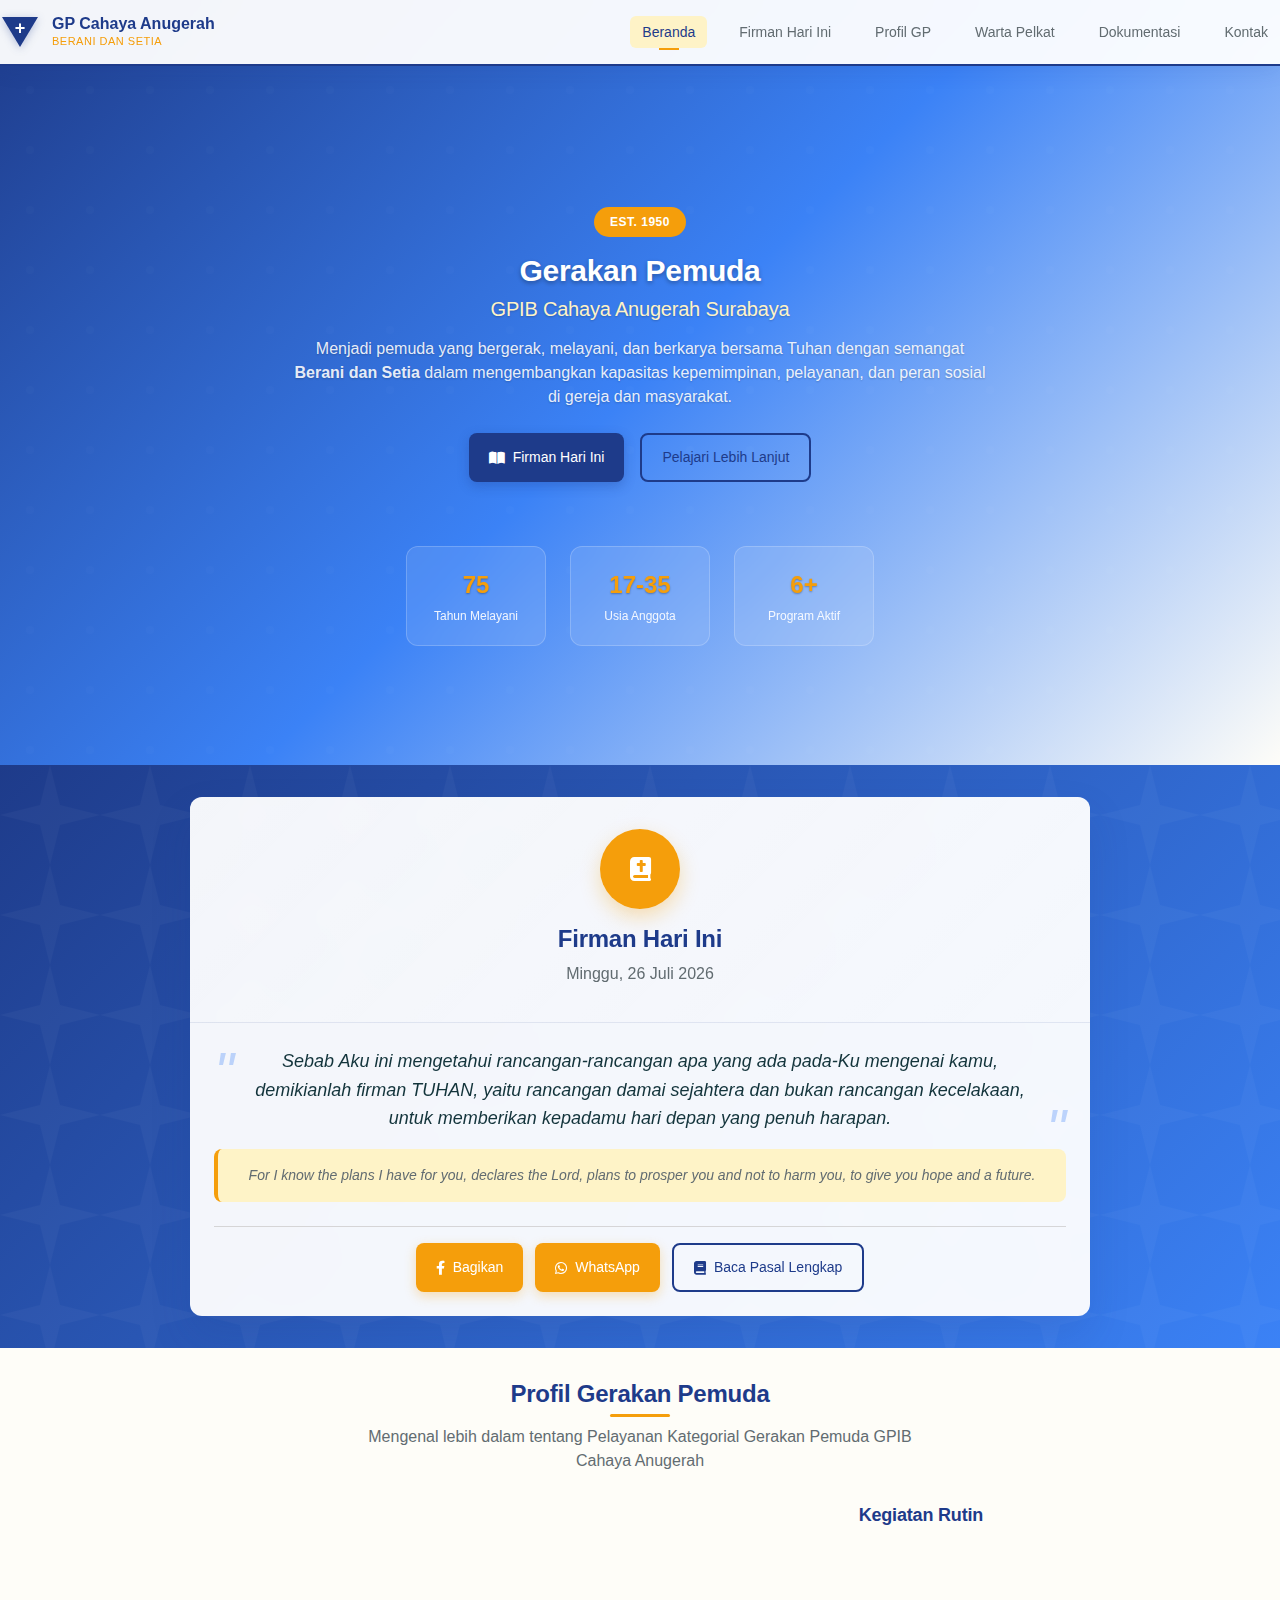
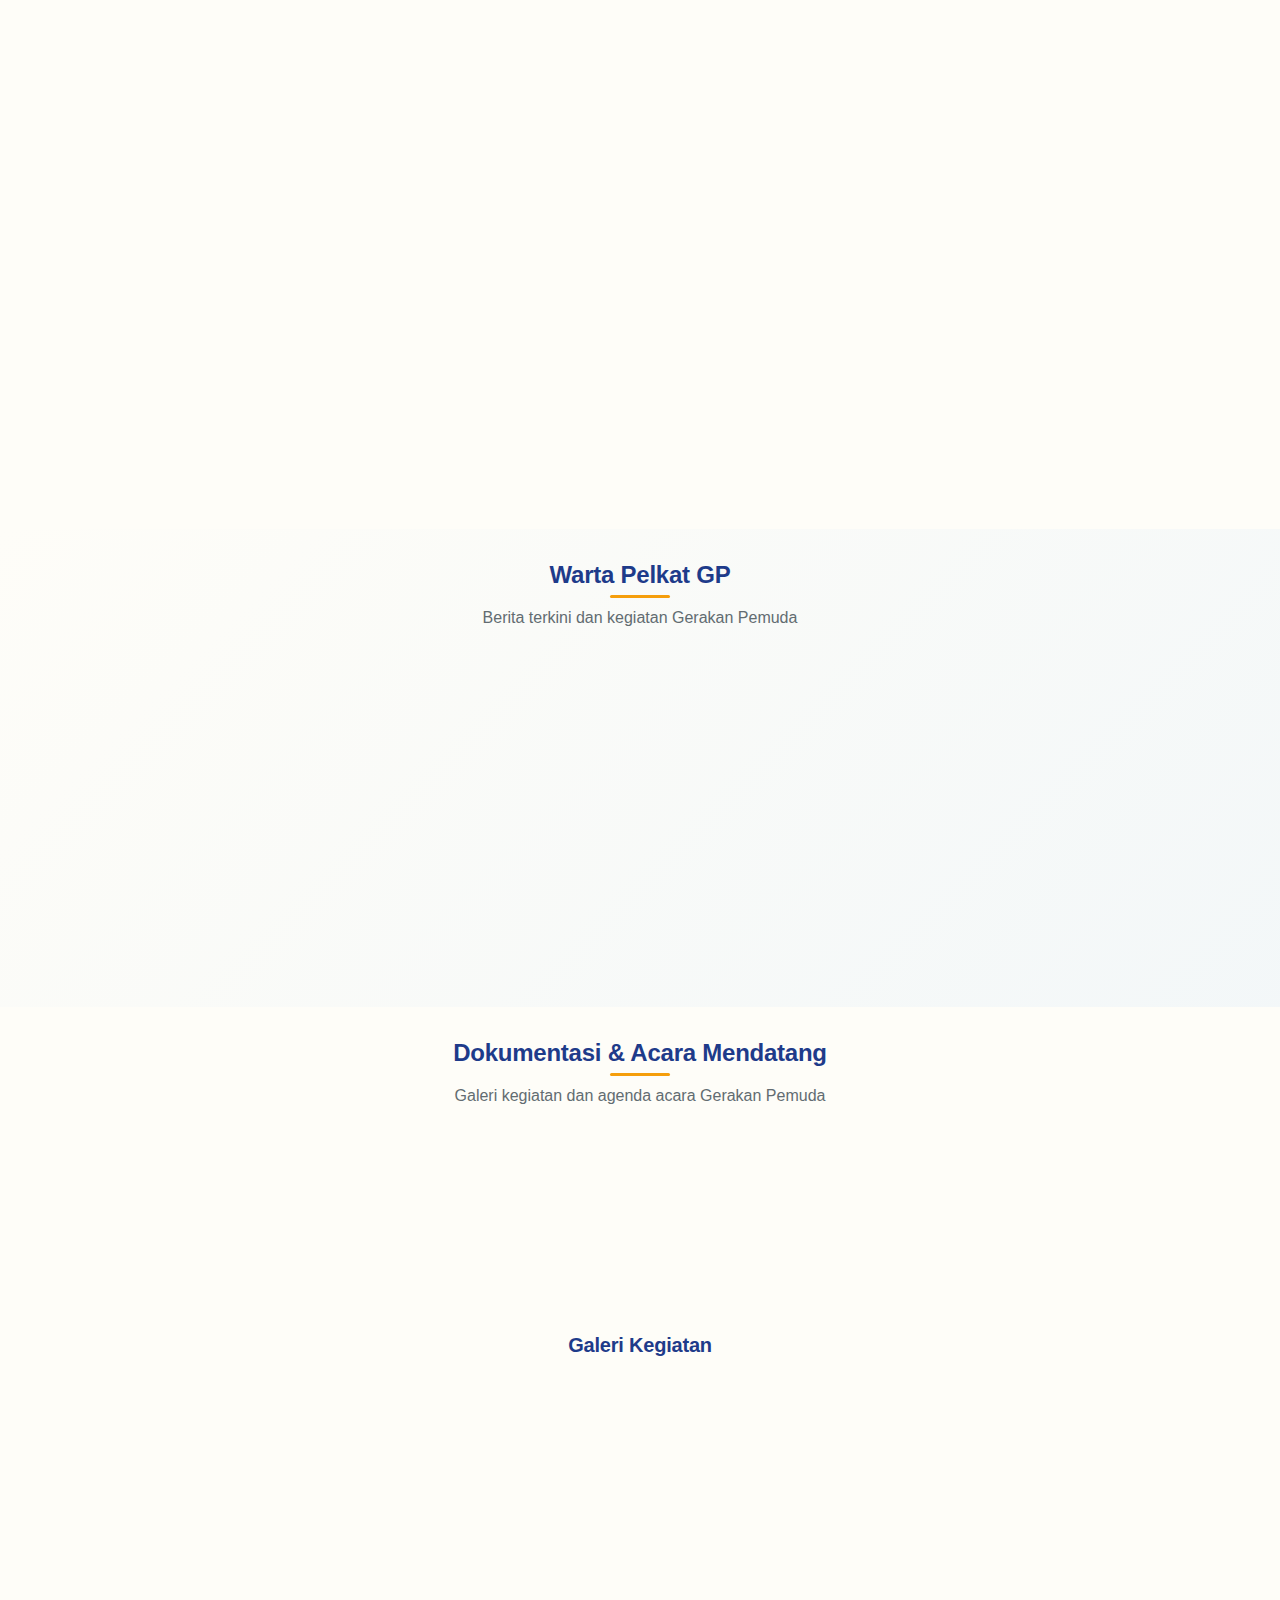
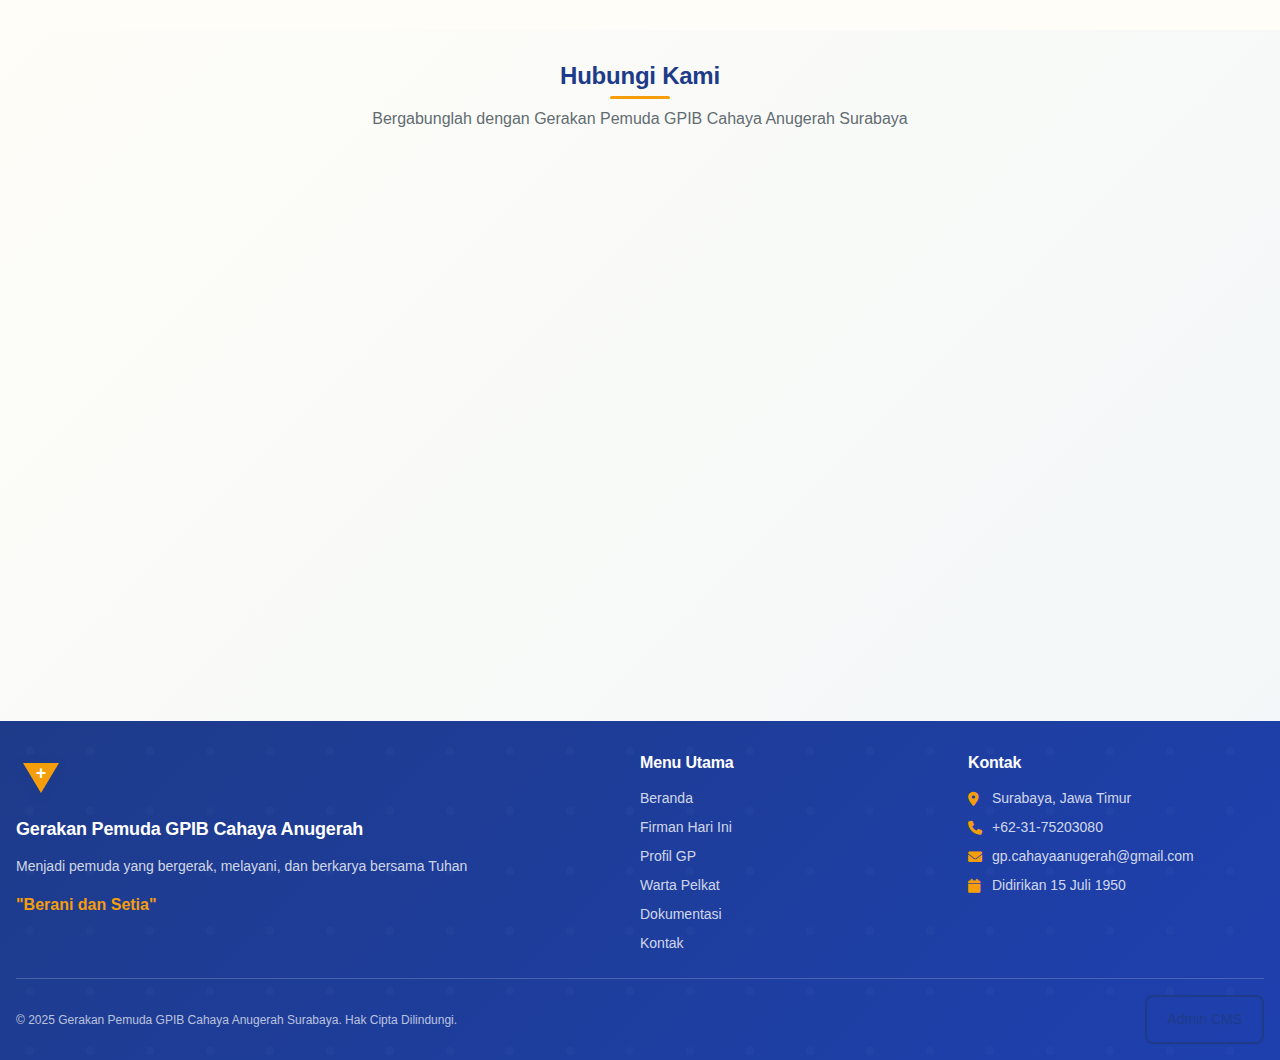
<file: index.html>
<!DOCTYPE html>
<html lang="id">
<head>
    <meta charset="UTF-8">
    <meta name="viewport" content="width=device-width, initial-scale=1.0">
    <title>Gerakan Pemuda GPIB Cahaya Anugerah Surabaya</title>
    <link rel="stylesheet" href="style.css">
    <link href="https://cdnjs.cloudflare.com/ajax/libs/font-awesome/6.0.0/css/all.min.css" rel="stylesheet">
    <script src="https://identity.netlify.com/v1/netlify-identity-widget.js"></script>
</head>
<body>
    <!-- Header -->
    <header class="header">
        <nav class="nav container">
            <div class="nav__brand">
                <div class="nav__logo">
                    <div class="logo__triangle"></div>
                    <div class="logo__cross">+</div>
                </div>
                <div class="nav__text">
                    <span class="nav__title">GP Cahaya Anugerah</span>
                    <span class="nav__subtitle">Berani dan Setia</span>
                </div>
            </div>
            <div class="nav__menu" id="nav-menu">
                <ul class="nav__list">
                    <li class="nav__item">
                        <a href="#home" class="nav__link active">Beranda</a>
                    </li>
                    <li class="nav__item">
                        <a href="#verse" class="nav__link">Firman Hari Ini</a>
                    </li>
                    <li class="nav__item">
                        <a href="#profil" class="nav__link">Profil GP</a>
                    </li>
                    <li class="nav__item">
                        <a href="#warta" class="nav__link">Warta Pelkat</a>
                    </li>
                    <li class="nav__item">
                        <a href="#dokumentasi" class="nav__link">Dokumentasi</a>
                    </li>
                    <li class="nav__item">
                        <a href="#kontak" class="nav__link">Kontak</a>
                    </li>
                </ul>
            </div>
            <div class="nav__toggle" id="nav-toggle">
                <i class="fas fa-bars"></i>
            </div>
        </nav>
    </header>

    <!-- Main Content -->
    <main>
        <!-- Home Section -->
        <section id="home" class="hero">
            <div class="hero__container container">
                <div class="hero__content">
                    <div class="hero__badge">
                        <span class="badge">Est. 1950</span>
                    </div>
                    <h1 class="hero__title">Gerakan Pemuda</h1>
                    <h2 class="hero__subtitle">GPIB Cahaya Anugerah Surabaya</h2>
                    <p class="hero__description">
                        Menjadi pemuda yang bergerak, melayani, dan berkarya bersama Tuhan dengan semangat <strong>Berani dan Setia</strong> dalam mengembangkan kapasitas kepemimpinan, pelayanan, dan peran sosial di gereja dan masyarakat.
                    </p>
                    <div class="hero__buttons">
                        <a href="#verse" class="btn btn--primary">
                            <i class="fas fa-book-open"></i>
                            Firman Hari Ini
                        </a>
                        <a href="#profil" class="btn btn--outline">Pelajari Lebih Lanjut</a>
                    </div>
                </div>
                <div class="hero__stats">
                    <div class="stat">
                        <span class="stat__number">75</span>
                        <span class="stat__label">Tahun Melayani</span>
                    </div>
                    <div class="stat">
                        <span class="stat__number">17-35</span>
                        <span class="stat__label">Usia Anggota</span>
                    </div>
                    <div class="stat">
                        <span class="stat__number">6+</span>
                        <span class="stat__label">Program Aktif</span>
                    </div>
                </div>
            </div>
        </section>

        <!-- Verse of the Day Section -->
        <section id="verse" class="verse-section">
            <div class="container">
                <div class="verse__container">
                    <div class="verse__header">
                        <div class="verse__icon">
                            <i class="fas fa-bible"></i>
                        </div>
                        <h2 class="verse__title">Firman Hari Ini</h2>
                        <p class="verse__date" id="current-date"></p>
                    </div>
                    <div class="verse__content">
                        <div class="verse__text">
                            <blockquote class="verse__quote" id="verse-indonesian">
                                <!-- Verse will be loaded by JavaScript -->
                            </blockquote>
                            <div class="verse__translation">
                                <p class="verse__english" id="verse-english">
                                    <!-- English translation will be loaded by JavaScript -->
                                </p>
                            </div>
                            <cite class="verse__reference" id="verse-reference">
                                <!-- Reference will be loaded by JavaScript -->
                            </cite>
                        </div>
                        <div class="verse__actions">
                            <button class="btn btn--secondary btn--sm share-btn" data-share="facebook">
                                <i class="fab fa-facebook-f"></i>
                                Bagikan
                            </button>
                            <button class="btn btn--secondary btn--sm share-btn" data-share="whatsapp">
                                <i class="fab fa-whatsapp"></i>
                                WhatsApp
                            </button>
                            <button class="btn btn--outline btn--sm" id="read-chapter-btn">
                                <i class="fas fa-book"></i>
                                Baca Pasal Lengkap
                            </button>
                        </div>
                    </div>
                </div>
            </div>
        </section>

        <!-- Profile Section -->
        <section id="profil" class="section">
            <div class="container">
                <div class="section__header">
                    <h2 class="section__title">Profil Gerakan Pemuda</h2>
                    <p class="section__subtitle">Mengenal lebih dalam tentang Pelayanan Kategorial Gerakan Pemuda GPIB Cahaya Anugerah</p>
                </div>
                <div class="profile__grid">
                    <div class="profile__content">
                        <div class="card">
                            <div class="card__body">
                                <div class="card__icon">
                                    <i class="fas fa-users"></i>
                                </div>
                                <h3>Tentang Kami</h3>
                                <p>Pelayanan Kategorial Gerakan Pemuda (Pelkat GP) adalah bagian dari unit misioner GPIB dengan tugas utamanya untuk membina dan melayani warga GPIB dalam kategori usia 17 – 35 tahun.</p>
                            </div>
                        </div>
                        <div class="card">
                            <div class="card__body">
                                <div class="card__icon">
                                    <i class="fas fa-target"></i>
                                </div>
                                <h3>Misi</h3>
                                <p>Menjadi pemuda yang bergerak, melayani, dan berkarya bersama Tuhan dengan semangat berani dan setia</p>
                            </div>
                        </div>
                        <div class="card">
                            <div class="card__body">
                                <div class="card__icon">
                                    <i class="fas fa-eye"></i>
                                </div>
                                <h3>Visi</h3>
                                <p>Mengembangkan kapasitas kepemimpinan, pelayanan, dan peran sosial pemuda dalam gereja dan masyarakat</p>
                            </div>
                        </div>
                    </div>
                    <div class="activities">
                        <h3>Kegiatan Rutin</h3>
                        <div class="activities__list">
                            <div class="activity__item">
                                <div class="activity__icon">
                                    <i class="fas fa-pray"></i>
                                </div>
                                <div class="activity__content">
                                    <strong>Ibadah Kaum Muda</strong>
                                    <span>Setiap Jumat, 20.00 WIB</span>
                                </div>
                            </div>
                            <div class="activity__item">
                                <div class="activity__icon">
                                    <i class="fas fa-book-open"></i>
                                </div>
                                <div class="activity__content">
                                    <strong>Pendalaman Alkitab</strong>
                                    <span>Setiap Minggu setelah ibadah</span>
                                </div>
                            </div>
                            <div class="activity__item">
                                <div class="activity__icon">
                                    <i class="fas fa-basketball-ball"></i>
                                </div>
                                <div class="activity__content">
                                    <strong>Olahraga Bersama</strong>
                                    <span>Sabtu pagi - Futsal, Basket, Badminton</span>
                                </div>
                            </div>
                            <div class="activity__item">
                                <div class="activity__icon">
                                    <i class="fas fa-hands-helping"></i>
                                </div>
                                <div class="activity__content">
                                    <strong>Pelayanan Sosial</strong>
                                    <span>Sebulan sekali kepada masyarakat</span>
                                </div>
                            </div>
                            <div class="activity__item">
                                <div class="activity__icon">
                                    <i class="fas fa-mountain"></i>
                                </div>
                                <div class="activity__content">
                                    <strong>Retret Tahunan</strong>
                                    <span>Retreat spiritual untuk memperkuat iman</span>
                                </div>
                            </div>
                        </div>
                    </div>
                </div>
            </div>
        </section>

        <!-- Warta Section -->
        <section id="warta" class="section section--alt">
            <div class="container">
                <div class="section__header">
                    <h2 class="section__title">Warta Pelkat GP</h2>
                    <p class="section__subtitle">Berita terkini dan kegiatan Gerakan Pemuda</p>
                </div>
                <div class="posts__grid">
                    <article class="post__card card">
                        <div class="card__body">
                            <div class="post__meta">
                                <span class="post__date">20 September 2025</span>
                                <span class="status status--success">Featured</span>
                            </div>
                            <h3 class="post__title">Retret GP 2025: 'Membangun Generasi Berani dan Setia'</h3>
                            <p class="post__excerpt">Retret tahunan GP GPIB Cahaya Anugerah akan diselenggarakan di Puncak pada 15-17 Oktober 2025 dengan tema membangun generasi yang berani menghadapi tantangan zaman dengan tetap setia pada Firman Tuhan.</p>
                            <div class="post__content hidden" id="post-1-content">
                                <p>Retret tahunan merupakan agenda rutin yang sangat dinantikan oleh seluruh anggota Gerakan Pemuda. Tahun ini, tema "Membangun Generasi Berani dan Setia" dipilih untuk menguatkan identitas GP sebagai pemuda Kristen yang tidak takut bersaksi dan konsisten dalam iman.</p>
                                <p><strong>Detail Retret:</strong></p>
                                <ul>
                                    <li>Tanggal: 15-17 Oktober 2025</li>
                                    <li>Lokasi: Villa Puncak, Bogor</li>
                                    <li>Pembicara: Pdt. Dr. Samuel Pardede dan Tim GP Sinode</li>
                                    <li>Biaya: Rp 350.000/orang (sudah termasuk akomodasi dan konsumsi)</li>
                                </ul>
                                <p>Daftarkan diri Anda segera! Tempat terbatas hanya 60 peserta. Hubungi panitia untuk informasi lebih lanjut.</p>
                            </div>
                            <button class="btn btn--primary btn--sm toggle-content" data-target="post-1-content">Baca Selengkapnya</button>
                        </div>
                    </article>
                    <article class="post__card card">
                        <div class="card__body">
                            <div class="post__meta">
                                <span class="post__date">15 September 2025</span>
                                <span class="status status--info">Pelayanan</span>
                            </div>
                            <h3 class="post__title">Bakti Sosial GP: Berbagi Kasih di Panti Asuhan</h3>
                            <p class="post__excerpt">Tim GP mengunjungi Panti Asuhan Surabaya untuk berbagi berkat dan kasih Kristus kepada anak-anak yang membutuhkan.</p>
                            <div class="post__content hidden" id="post-2-content">
                                <p>Dalam rangka mewujudkan panggilan untuk melayani sesama, Gerakan Pemuda GPIB Cahaya Anugerah mengadakan bakti sosial rutin bulanan di Panti Asuhan Surabaya.</p>
                                <p>Kegiatan kali ini meliputi:</p>
                                <ul>
                                    <li>Pembagian sembako dan perlengkapan sekolah</li>
                                    <li>Sesi bermain dan belajar bersama anak-anak</li>
                                    <li>Ibadah singkat dan sharing testimoni</li>
                                    <li>Renovasi ringan fasilitas panti</li>
                                </ul>
                                <p>Total 25 anak dan pengurus panti merasakan berkat dari kegiatan ini. Mari terus berpartisipasi dalam pelayanan kasih!</p>
                            </div>
                            <button class="btn btn--primary btn--sm toggle-content" data-target="post-2-content">Baca Selengkapnya</button>
                        </div>
                    </article>
                    <article class="post__card card">
                        <div class="card__body">
                            <div class="post__meta">
                                <span class="post__date">10 September 2025</span>
                                <span class="status status--warning">Olahraga</span>
                            </div>
                            <h3 class="post__title">Turnamen Futsal Antar Jemaat 2025</h3>
                            <p class="post__excerpt">GP Cahaya Anugerah meraih juara 2 dalam turnamen futsal se-Surabaya yang diikuti 16 tim dari berbagai jemaat GPIB.</p>
                            <div class="post__content hidden" id="post-3-content">
                                <p>Prestasi membanggakan diraih tim futsal GP Cahaya Anugerah dalam Turnamen Futsal Antar Jemaat GPIB se-Surabaya yang berlangsung di GOR Lakarsantri.</p>
                                <p><strong>Pencapaian tim:</strong></p>
                                <ul>
                                    <li>Juara 2 Kategori Putra</li>
                                    <li>Top Scorer: Mikhael Situmorang (7 gol)</li>
                                    <li>Best Player: David Tampubolon</li>
                                </ul>
                                <p>Turnamen ini tidak hanya mempererat persekutuan antar jemaat, tetapi juga menjadi ajang untuk menunjukkan sportivitas dan semangat fair play dalam olahraga.</p>
                            </div>
                            <button class="btn btn--primary btn--sm toggle-content" data-target="post-3-content">Baca Selengkapnya</button>
                        </div>
                    </article>
                </div>
            </div>
        </section>

        <!-- Events Section -->
        <section id="dokumentasi" class="section">
            <div class="container">
                <div class="section__header">
                    <h2 class="section__title">Dokumentasi & Acara Mendatang</h2>
                    <p class="section__subtitle">Galeri kegiatan dan agenda acara Gerakan Pemuda</p>
                </div>
                <div class="events__grid">
                    <div class="event__card card">
                        <div class="card__body">
                            <div class="event__date">
                                <span class="event__day">15</span>
                                <span class="event__month">Okt</span>
                            </div>
                            <div class="event__content">
                                <h3 class="event__title">Retret Gerakan Pemuda 2025</h3>
                                <div class="event__details">
                                    <div class="event__location">
                                        <i class="fas fa-map-marker-alt"></i>
                                        <span>Villa Puncak, Bogor</span>
                                    </div>
                                    <p class="event__description">Retret tahunan untuk memperkuat iman dan persekutuan dengan tema "Membangun Generasi Berani dan Setia"</p>
                                </div>
                            </div>
                        </div>
                    </div>
                    <div class="event__card card">
                        <div class="card__body">
                            <div class="event__date">
                                <span class="event__day">01</span>
                                <span class="event__month">Nov</span>
                            </div>
                            <div class="event__content">
                                <h3 class="event__title">Bakti Sosial GP</h3>
                                <div class="event__details">
                                    <div class="event__location">
                                        <i class="fas fa-map-marker-alt"></i>
                                        <span>Panti Asuhan Surabaya</span>
                                    </div>
                                    <p class="event__description">Kegiatan pelayanan sosial bulanan kepada anak-anak panti asuhan</p>
                                </div>
                            </div>
                        </div>
                    </div>
                </div>
                <div class="gallery">
                    <h3>Galeri Kegiatan</h3>
                    <div class="gallery__grid">
                        <div class="gallery__item">
                            <div class="gallery__placeholder">
                                <i class="fas fa-pray"></i>
                                <span>Ibadah Pemuda</span>
                                <small>Dokumentasi ibadah rutin setiap Jumat</small>
                            </div>
                        </div>
                        <div class="gallery__item">
                            <div class="gallery__placeholder">
                                <i class="fas fa-basketball-ball"></i>
                                <span>Kegiatan Olahraga</span>
                                <small>Turnamen dan latihan bersama</small>
                            </div>
                        </div>
                        <div class="gallery__item">
                            <div class="gallery__placeholder">
                                <i class="fas fa-mountain"></i>
                                <span>Retret</span>
                                <small>Retret tahunan dan camp rohani</small>
                            </div>
                        </div>
                        <div class="gallery__item">
                            <div class="gallery__placeholder">
                                <i class="fas fa-heart"></i>
                                <span>Bakti Sosial</span>
                                <small>Pelayanan kepada masyarakat</small>
                            </div>
                        </div>
                    </div>
                </div>
            </div>
        </section>

        <!-- Contact Section -->
        <section id="kontak" class="section section--alt">
            <div class="container">
                <div class="section__header">
                    <h2 class="section__title">Hubungi Kami</h2>
                    <p class="section__subtitle">Bergabunglah dengan Gerakan Pemuda GPIB Cahaya Anugerah Surabaya</p>
                </div>
                <div class="contact__grid">
                    <div class="contact__info">
                        <div class="contact__item">
                            <div class="contact__icon">
                                <i class="fas fa-map-marker-alt"></i>
                            </div>
                            <div>
                                <h4>Alamat Gereja</h4>
                                <p>Jl. Raya Wisma Lidah Kulon, Lidah Kulon, Kec. Lakarsantri, Surabaya, Jawa Timur 60213</p>
                            </div>
                        </div>
                        <div class="contact__item">
                            <div class="contact__icon">
                                <i class="fas fa-phone"></i>
                            </div>
                            <div>
                                <h4>Telepon</h4>
                                <p>+62-31-75203080</p>
                            </div>
                        </div>
                        <div class="contact__item">
                            <div class="contact__icon">
                                <i class="fas fa-envelope"></i>
                            </div>
                            <div>
                                <h4>Email</h4>
                                <p>gp.cahayaanugerah@gmail.com</p>
                            </div>
                        </div>
                        <div class="contact__item">
                            <div class="contact__icon">
                                <i class="fas fa-users"></i>
                            </div>
                            <div>
                                <h4>Usia Anggota</h4>
                                <p>17 - 35 tahun</p>
                            </div>
                        </div>
                        <div class="contact__item">
                            <div class="contact__icon">
                                <i class="fas fa-calendar"></i>
                            </div>
                            <div>
                                <h4>Ibadah Pemuda</h4>
                                <p>Setiap Jumat, 20:00 WIB</p>
                            </div>
                        </div>
                    </div>
                    <form class="contact__form card" name="contact" method="POST" data-netlify="true">
                        <div class="card__body">
                            <h3>Kirim Pesan</h3>
                            <div class="form-group">
                                <label class="form-label" for="name">Nama Lengkap</label>
                                <input type="text" id="name" name="name" class="form-control" required>
                            </div>
                            <div class="form-group">
                                <label class="form-label" for="email">Email</label>
                                <input type="email" id="email" name="email" class="form-control" required>
                            </div>
                            <div class="form-group">
                                <label class="form-label" for="phone">Nomor Telepon</label>
                                <input type="tel" id="phone" name="phone" class="form-control">
                            </div>
                            <div class="form-group">
                                <label class="form-label" for="message">Pesan</label>
                                <textarea id="message" name="message" rows="4" class="form-control" required placeholder="Tulis pesan Anda di sini..."></textarea>
                            </div>
                            <button type="submit" class="btn btn--primary btn--full-width">
                                <i class="fas fa-paper-plane"></i>
                                Kirim Pesan
                            </button>
                        </div>
                    </form>
                </div>
            </div>
        </section>
    </main>

    <!-- Footer -->
    <footer class="footer">
        <div class="container">
            <div class="footer__content">
                <div class="footer__brand">
                    <div class="footer__logo">
                        <div class="logo__triangle"></div>
                        <div class="logo__cross">+</div>
                    </div>
                    <h3>Gerakan Pemuda GPIB Cahaya Anugerah</h3>
                    <p>Menjadi pemuda yang bergerak, melayani, dan berkarya bersama Tuhan</p>
                    <div class="footer__motto">
                        <strong>"Berani dan Setia"</strong>
                    </div>
                </div>
                <div class="footer__links">
                    <h4>Menu Utama</h4>
                    <ul>
                        <li><a href="#home">Beranda</a></li>
                        <li><a href="#verse">Firman Hari Ini</a></li>
                        <li><a href="#profil">Profil GP</a></li>
                        <li><a href="#warta">Warta Pelkat</a></li>
                        <li><a href="#dokumentasi">Dokumentasi</a></li>
                        <li><a href="#kontak">Kontak</a></li>
                    </ul>
                </div>
                <div class="footer__contact">
                    <h4>Kontak</h4>
                    <p><i class="fas fa-map-marker-alt"></i> Surabaya, Jawa Timur</p>
                    <p><i class="fas fa-phone"></i> +62-31-75203080</p>
                    <p><i class="fas fa-envelope"></i> gp.cahayaanugerah@gmail.com</p>
                    <p><i class="fas fa-calendar"></i> Didirikan 15 Juli 1950</p>
                </div>
            </div>
            <div class="footer__bottom">
                <p>&copy; 2025 Gerakan Pemuda GPIB Cahaya Anugerah Surabaya. Hak Cipta Dilindungi.</p>
                <div class="footer__admin">
                    <a href="/admin/" class="btn btn--sm btn--outline" target="_blank">Admin CMS</a>
                </div>
            </div>
        </div>
    </footer>

    <script src="app.js"></script>
</body>
</html>
</file>
<file: style.css>
:root {
  /* Primitive Color Tokens */
  --color-white: rgba(255, 255, 255, 1);
  --color-black: rgba(0, 0, 0, 1);
  --color-cream-50: rgba(252, 252, 249, 1);
  --color-cream-100: rgba(255, 255, 253, 1);
  --color-gray-200: rgba(245, 245, 245, 1);
  --color-gray-300: rgba(167, 169, 169, 1);
  --color-gray-400: rgba(119, 124, 124, 1);
  --color-slate-500: rgba(98, 108, 113, 1);
  --color-brown-600: rgba(94, 82, 64, 1);
  --color-charcoal-700: rgba(31, 33, 33, 1);
  --color-charcoal-800: rgba(38, 40, 40, 1);
  --color-slate-900: rgba(19, 52, 59, 1);
  --color-teal-300: rgba(50, 184, 198, 1);
  --color-teal-400: rgba(45, 166, 178, 1);
  --color-teal-500: rgba(33, 128, 141, 1);
  --color-teal-600: rgba(29, 116, 128, 1);
  --color-teal-700: rgba(26, 104, 115, 1);
  --color-teal-800: rgba(41, 150, 161, 1);
  --color-red-400: rgba(255, 84, 89, 1);
  --color-red-500: rgba(192, 21, 47, 1);
  --color-orange-400: rgba(230, 129, 97, 1);
  --color-orange-500: rgba(168, 75, 47, 1);

  /* RGB versions for opacity control */
  --color-brown-600-rgb: 94, 82, 64;
  --color-teal-500-rgb: 33, 128, 141;
  --color-slate-900-rgb: 19, 52, 59;
  --color-slate-500-rgb: 98, 108, 113;
  --color-red-500-rgb: 192, 21, 47;
  --color-red-400-rgb: 255, 84, 89;
  --color-orange-500-rgb: 168, 75, 47;
  --color-orange-400-rgb: 230, 129, 97;

  /* Background color tokens (Light Mode) */
  --color-bg-1: rgba(59, 130, 246, 0.08); /* Light blue */
  --color-bg-2: rgba(245, 158, 11, 0.08); /* Light yellow */
  --color-bg-3: rgba(34, 197, 94, 0.08); /* Light green */
  --color-bg-4: rgba(239, 68, 68, 0.08); /* Light red */
  --color-bg-5: rgba(147, 51, 234, 0.08); /* Light purple */
  --color-bg-6: rgba(249, 115, 22, 0.08); /* Light orange */
  --color-bg-7: rgba(236, 72, 153, 0.08); /* Light pink */
  --color-bg-8: rgba(6, 182, 212, 0.08); /* Light cyan */

  /* Semantic Color Tokens (Light Mode) */
  --color-background: var(--color-cream-50);
  --color-surface: var(--color-cream-100);
  --color-text: var(--color-slate-900);
  --color-text-secondary: var(--color-slate-500);
  --color-primary: var(--color-teal-500);
  --color-primary-hover: var(--color-teal-600);
  --color-primary-active: var(--color-teal-700);
  --color-secondary: rgba(var(--color-brown-600-rgb), 0.12);
  --color-secondary-hover: rgba(var(--color-brown-600-rgb), 0.2);
  --color-secondary-active: rgba(var(--color-brown-600-rgb), 0.25);
  --color-border: rgba(var(--color-brown-600-rgb), 0.2);
  --color-btn-primary-text: var(--color-cream-50);
  --color-card-border: rgba(var(--color-brown-600-rgb), 0.12);
  --color-card-border-inner: rgba(var(--color-brown-600-rgb), 0.12);
  --color-error: var(--color-red-500);
  --color-success: var(--color-teal-500);
  --color-warning: var(--color-orange-500);
  --color-info: var(--color-slate-500);
  --color-focus-ring: rgba(var(--color-teal-500-rgb), 0.4);
  --color-select-caret: rgba(var(--color-slate-900-rgb), 0.8);

  /* Common style patterns */
  --focus-ring: 0 0 0 3px var(--color-focus-ring);
  --focus-outline: 2px solid var(--color-primary);
  --status-bg-opacity: 0.15;
  --status-border-opacity: 0.25;
  --select-caret-light: url("data:image/svg+xml,%3Csvg xmlns='http://www.w3.org/2000/svg' width='16' height='16' viewBox='0 0 24 24' fill='none' stroke='%23134252' stroke-width='2' stroke-linecap='round' stroke-linejoin='round'%3E%3Cpolyline points='6 9 12 15 18 9'%3E%3C/polyline%3E%3C/svg%3E");
  --select-caret-dark: url("data:image/svg+xml,%3Csvg xmlns='http://www.w3.org/2000/svg' width='16' height='16' viewBox='0 0 24 24' fill='none' stroke='%23f5f5f5' stroke-width='2' stroke-linecap='round' stroke-linejoin='round'%3E%3Cpolyline points='6 9 12 15 18 9'%3E%3C/polyline%3E%3C/svg%3E");

  /* RGB versions for opacity control */
  --color-success-rgb: 33, 128, 141;
  --color-error-rgb: 192, 21, 47;
  --color-warning-rgb: 168, 75, 47;
  --color-info-rgb: 98, 108, 113;

  /* Typography */
  --font-family-base: "FKGroteskNeue", "Geist", "Inter", -apple-system,
    BlinkMacSystemFont, "Segoe UI", Roboto, sans-serif;
  --font-family-mono: "Berkeley Mono", ui-monospace, SFMono-Regular, Menlo,
    Monaco, Consolas, monospace;
  --font-size-xs: 11px;
  --font-size-sm: 12px;
  --font-size-base: 14px;
  --font-size-md: 14px;
  --font-size-lg: 16px;
  --font-size-xl: 18px;
  --font-size-2xl: 20px;
  --font-size-3xl: 24px;
  --font-size-4xl: 30px;
  --font-weight-normal: 400;
  --font-weight-medium: 500;
  --font-weight-semibold: 550;
  --font-weight-bold: 600;
  --line-height-tight: 1.2;
  --line-height-normal: 1.5;
  --letter-spacing-tight: -0.01em;

  /* Spacing */
  --space-0: 0;
  --space-1: 1px;
  --space-2: 2px;
  --space-4: 4px;
  --space-6: 6px;
  --space-8: 8px;
  --space-10: 10px;
  --space-12: 12px;
  --space-16: 16px;
  --space-20: 20px;
  --space-24: 24px;
  --space-32: 32px;

  /* Border Radius */
  --radius-sm: 6px;
  --radius-base: 8px;
  --radius-md: 10px;
  --radius-lg: 12px;
  --radius-full: 9999px;

  /* Shadows */
  --shadow-xs: 0 1px 2px rgba(0, 0, 0, 0.02);
  --shadow-sm: 0 1px 3px rgba(0, 0, 0, 0.04), 0 1px 2px rgba(0, 0, 0, 0.02);
  --shadow-md: 0 4px 6px -1px rgba(0, 0, 0, 0.04),
    0 2px 4px -1px rgba(0, 0, 0, 0.02);
  --shadow-lg: 0 10px 15px -3px rgba(0, 0, 0, 0.04),
    0 4px 6px -2px rgba(0, 0, 0, 0.02);
  --shadow-inset-sm: inset 0 1px 0 rgba(255, 255, 255, 0.15),
    inset 0 -1px 0 rgba(0, 0, 0, 0.03);

  /* Animation */
  --duration-fast: 150ms;
  --duration-normal: 250ms;
  --ease-standard: cubic-bezier(0.16, 1, 0.3, 1);

  /* Layout */
  --container-sm: 640px;
  --container-md: 768px;
  --container-lg: 1024px;
  --container-xl: 1280px;
}

/* Dark mode colors */
@media (prefers-color-scheme: dark) {
  :root {
    /* RGB versions for opacity control (Dark Mode) */
    --color-gray-400-rgb: 119, 124, 124;
    --color-teal-300-rgb: 50, 184, 198;
    --color-gray-300-rgb: 167, 169, 169;
    --color-gray-200-rgb: 245, 245, 245;

    /* Background color tokens (Dark Mode) */
    --color-bg-1: rgba(29, 78, 216, 0.15); /* Dark blue */
    --color-bg-2: rgba(180, 83, 9, 0.15); /* Dark yellow */
    --color-bg-3: rgba(21, 128, 61, 0.15); /* Dark green */
    --color-bg-4: rgba(185, 28, 28, 0.15); /* Dark red */
    --color-bg-5: rgba(107, 33, 168, 0.15); /* Dark purple */
    --color-bg-6: rgba(194, 65, 12, 0.15); /* Dark orange */
    --color-bg-7: rgba(190, 24, 93, 0.15); /* Dark pink */
    --color-bg-8: rgba(8, 145, 178, 0.15); /* Dark cyan */

    /* Semantic Color Tokens (Dark Mode) */
    --color-background: var(--color-charcoal-700);
    --color-surface: var(--color-charcoal-800);
    --color-text: var(--color-gray-200);
    --color-text-secondary: rgba(var(--color-gray-300-rgb), 0.7);
    --color-primary: var(--color-teal-300);
    --color-primary-hover: var(--color-teal-400);
    --color-primary-active: var(--color-teal-800);
    --color-secondary: rgba(var(--color-gray-400-rgb), 0.15);
    --color-secondary-hover: rgba(var(--color-gray-400-rgb), 0.25);
    --color-secondary-active: rgba(var(--color-gray-400-rgb), 0.3);
    --color-border: rgba(var(--color-gray-400-rgb), 0.3);
    --color-error: var(--color-red-400);
    --color-success: var(--color-teal-300);
    --color-warning: var(--color-orange-400);
    --color-info: var(--color-gray-300);
    --color-focus-ring: rgba(var(--color-teal-300-rgb), 0.4);
    --color-btn-primary-text: var(--color-slate-900);
    --color-card-border: rgba(var(--color-gray-400-rgb), 0.2);
    --color-card-border-inner: rgba(var(--color-gray-400-rgb), 0.15);
    --shadow-inset-sm: inset 0 1px 0 rgba(255, 255, 255, 0.1),
      inset 0 -1px 0 rgba(0, 0, 0, 0.15);
    --button-border-secondary: rgba(var(--color-gray-400-rgb), 0.2);
    --color-border-secondary: rgba(var(--color-gray-400-rgb), 0.2);
    --color-select-caret: rgba(var(--color-gray-200-rgb), 0.8);

    /* Common style patterns - updated for dark mode */
    --focus-ring: 0 0 0 3px var(--color-focus-ring);
    --focus-outline: 2px solid var(--color-primary);
    --status-bg-opacity: 0.15;
    --status-border-opacity: 0.25;
    --select-caret-light: url("data:image/svg+xml,%3Csvg xmlns='http://www.w3.org/2000/svg' width='16' height='16' viewBox='0 0 24 24' fill='none' stroke='%23134252' stroke-width='2' stroke-linecap='round' stroke-linejoin='round'%3E%3Cpolyline points='6 9 12 15 18 9'%3E%3C/polyline%3E%3C/svg%3E");
    --select-caret-dark: url("data:image/svg+xml,%3Csvg xmlns='http://www.w3.org/2000/svg' width='16' height='16' viewBox='0 0 24 24' fill='none' stroke='%23f5f5f5' stroke-width='2' stroke-linecap='round' stroke-linejoin='round'%3E%3Cpolyline points='6 9 12 15 18 9'%3E%3C/polyline%3E%3C/svg%3E");

    /* RGB versions for dark mode */
    --color-success-rgb: var(--color-teal-300-rgb);
    --color-error-rgb: var(--color-red-400-rgb);
    --color-warning-rgb: var(--color-orange-400-rgb);
    --color-info-rgb: var(--color-gray-300-rgb);
  }
}

/* Data attribute for manual theme switching */
[data-color-scheme="dark"] {
  /* RGB versions for opacity control (dark mode) */
  --color-gray-400-rgb: 119, 124, 124;
  --color-teal-300-rgb: 50, 184, 198;
  --color-gray-300-rgb: 167, 169, 169;
  --color-gray-200-rgb: 245, 245, 245;

  /* Colorful background palette - Dark Mode */
  --color-bg-1: rgba(29, 78, 216, 0.15); /* Dark blue */
  --color-bg-2: rgba(180, 83, 9, 0.15); /* Dark yellow */
  --color-bg-3: rgba(21, 128, 61, 0.15); /* Dark green */
  --color-bg-4: rgba(185, 28, 28, 0.15); /* Dark red */
  --color-bg-5: rgba(107, 33, 168, 0.15); /* Dark purple */
  --color-bg-6: rgba(194, 65, 12, 0.15); /* Dark orange */
  --color-bg-7: rgba(190, 24, 93, 0.15); /* Dark pink */
  --color-bg-8: rgba(8, 145, 178, 0.15); /* Dark cyan */

  /* Semantic Color Tokens (Dark Mode) */
  --color-background: var(--color-charcoal-700);
  --color-surface: var(--color-charcoal-800);
  --color-text: var(--color-gray-200);
  --color-text-secondary: rgba(var(--color-gray-300-rgb), 0.7);
  --color-primary: var(--color-teal-300);
  --color-primary-hover: var(--color-teal-400);
  --color-primary-active: var(--color-teal-800);
  --color-secondary: rgba(var(--color-gray-400-rgb), 0.15);
  --color-secondary-hover: rgba(var(--color-gray-400-rgb), 0.25);
  --color-secondary-active: rgba(var(--color-gray-400-rgb), 0.3);
  --color-border: rgba(var(--color-gray-400-rgb), 0.3);
  --color-error: var(--color-red-400);
  --color-success: var(--color-teal-300);
  --color-warning: var(--color-orange-400);
  --color-info: var(--color-gray-300);
  --color-focus-ring: rgba(var(--color-teal-300-rgb), 0.4);
  --color-btn-primary-text: var(--color-slate-900);
  --color-card-border: rgba(var(--color-gray-400-rgb), 0.15);
  --color-card-border-inner: rgba(var(--color-gray-400-rgb), 0.15);
  --shadow-inset-sm: inset 0 1px 0 rgba(255, 255, 255, 0.1),
    inset 0 -1px 0 rgba(0, 0, 0, 0.15);
  --color-border-secondary: rgba(var(--color-gray-400-rgb), 0.2);
  --color-select-caret: rgba(var(--color-gray-200-rgb), 0.8);

  /* Common style patterns - updated for dark mode */
  --focus-ring: 0 0 0 3px var(--color-focus-ring);
  --focus-outline: 2px solid var(--color-primary);
  --status-bg-opacity: 0.15;
  --status-border-opacity: 0.25;
  --select-caret-light: url("data:image/svg+xml,%3Csvg xmlns='http://www.w3.org/2000/svg' width='16' height='16' viewBox='0 0 24 24' fill='none' stroke='%23134252' stroke-width='2' stroke-linecap='round' stroke-linejoin='round'%3E%3Cpolyline points='6 9 12 15 18 9'%3E%3C/polyline%3E%3C/svg%3E");
  --select-caret-dark: url("data:image/svg+xml,%3Csvg xmlns='http://www.w3.org/2000/svg' width='16' height='16' viewBox='0 0 24 24' fill='none' stroke='%23f5f5f5' stroke-width='2' stroke-linecap='round' stroke-linejoin='round'%3E%3Cpolyline points='6 9 12 15 18 9'%3E%3C/polyline%3E%3C/svg%3E");

  /* RGB versions for dark mode */
  --color-success-rgb: var(--color-teal-300-rgb);
  --color-error-rgb: var(--color-red-400-rgb);
  --color-warning-rgb: var(--color-orange-400-rgb);
  --color-info-rgb: var(--color-gray-300-rgb);
}

[data-color-scheme="light"] {
  /* RGB versions for opacity control (light mode) */
  --color-brown-600-rgb: 94, 82, 64;
  --color-teal-500-rgb: 33, 128, 141;
  --color-slate-900-rgb: 19, 52, 59;

  /* Semantic Color Tokens (Light Mode) */
  --color-background: var(--color-cream-50);
  --color-surface: var(--color-cream-100);
  --color-text: var(--color-slate-900);
  --color-text-secondary: var(--color-slate-500);
  --color-primary: var(--color-teal-500);
  --color-primary-hover: var(--color-teal-600);
  --color-primary-active: var(--color-teal-700);
  --color-secondary: rgba(var(--color-brown-600-rgb), 0.12);
  --color-secondary-hover: rgba(var(--color-brown-600-rgb), 0.2);
  --color-secondary-active: rgba(var(--color-brown-600-rgb), 0.25);
  --color-border: rgba(var(--color-brown-600-rgb), 0.2);
  --color-btn-primary-text: var(--color-cream-50);
  --color-card-border: rgba(var(--color-brown-600-rgb), 0.12);
  --color-card-border-inner: rgba(var(--color-brown-600-rgb), 0.12);
  --color-error: var(--color-red-500);
  --color-success: var(--color-teal-500);
  --color-warning: var(--color-orange-500);
  --color-info: var(--color-slate-500);
  --color-focus-ring: rgba(var(--color-teal-500-rgb), 0.4);

  /* RGB versions for light mode */
  --color-success-rgb: var(--color-teal-500-rgb);
  --color-error-rgb: var(--color-red-500-rgb);
  --color-warning-rgb: var(--color-orange-500-rgb);
  --color-info-rgb: var(--color-slate-500-rgb);
}

/* Base styles */
html {
  font-size: var(--font-size-base);
  font-family: var(--font-family-base);
  line-height: var(--line-height-normal);
  color: var(--color-text);
  background-color: var(--color-background);
  -webkit-font-smoothing: antialiased;
  box-sizing: border-box;
}

body {
  margin: 0;
  padding: 0;
}

*,
*::before,
*::after {
  box-sizing: inherit;
}

/* Typography */
h1,
h2,
h3,
h4,
h5,
h6 {
  margin: 0;
  font-weight: var(--font-weight-semibold);
  line-height: var(--line-height-tight);
  color: var(--color-text);
  letter-spacing: var(--letter-spacing-tight);
}

h1 {
  font-size: var(--font-size-4xl);
}
h2 {
  font-size: var(--font-size-3xl);
}
h3 {
  font-size: var(--font-size-2xl);
}
h4 {
  font-size: var(--font-size-xl);
}
h5 {
  font-size: var(--font-size-lg);
}
h6 {
  font-size: var(--font-size-md);
}

p {
  margin: 0 0 var(--space-16) 0;
}

a {
  color: var(--color-primary);
  text-decoration: none;
  transition: color var(--duration-fast) var(--ease-standard);
}

a:hover {
  color: var(--color-primary-hover);
}

code,
pre {
  font-family: var(--font-family-mono);
  font-size: calc(var(--font-size-base) * 0.95);
  background-color: var(--color-secondary);
  border-radius: var(--radius-sm);
}

code {
  padding: var(--space-1) var(--space-4);
}

pre {
  padding: var(--space-16);
  margin: var(--space-16) 0;
  overflow: auto;
  border: 1px solid var(--color-border);
}

pre code {
  background: none;
  padding: 0;
}

/* Buttons */
.btn {
  display: inline-flex;
  align-items: center;
  justify-content: center;
  padding: var(--space-8) var(--space-16);
  border-radius: var(--radius-base);
  font-size: var(--font-size-base);
  font-weight: 500;
  line-height: 1.5;
  cursor: pointer;
  transition: all var(--duration-normal) var(--ease-standard);
  border: none;
  text-decoration: none;
  position: relative;
}

.btn:focus-visible {
  outline: none;
  box-shadow: var(--focus-ring);
}

.btn--primary {
  background: var(--color-primary);
  color: var(--color-btn-primary-text);
}

.btn--primary:hover {
  background: var(--color-primary-hover);
}

.btn--primary:active {
  background: var(--color-primary-active);
}

.btn--secondary {
  background: var(--color-secondary);
  color: var(--color-text);
}

.btn--secondary:hover {
  background: var(--color-secondary-hover);
}

.btn--secondary:active {
  background: var(--color-secondary-active);
}

.btn--outline {
  background: transparent;
  border: 1px solid var(--color-border);
  color: var(--color-text);
}

.btn--outline:hover {
  background: var(--color-secondary);
}

.btn--sm {
  padding: var(--space-4) var(--space-12);
  font-size: var(--font-size-sm);
  border-radius: var(--radius-sm);
}

.btn--lg {
  padding: var(--space-10) var(--space-20);
  font-size: var(--font-size-lg);
  border-radius: var(--radius-md);
}

.btn--full-width {
  width: 100%;
}

.btn:disabled {
  opacity: 0.5;
  cursor: not-allowed;
}

/* Form elements */
.form-control {
  display: block;
  width: 100%;
  padding: var(--space-8) var(--space-12);
  font-size: var(--font-size-md);
  line-height: 1.5;
  color: var(--color-text);
  background-color: var(--color-surface);
  border: 1px solid var(--color-border);
  border-radius: var(--radius-base);
  transition: border-color var(--duration-fast) var(--ease-standard),
    box-shadow var(--duration-fast) var(--ease-standard);
}

textarea.form-control {
  font-family: var(--font-family-base);
  font-size: var(--font-size-base);
}

select.form-control {
  padding: var(--space-8) var(--space-12);
  -webkit-appearance: none;
  -moz-appearance: none;
  appearance: none;
  background-image: var(--select-caret-light);
  background-repeat: no-repeat;
  background-position: right var(--space-12) center;
  background-size: 16px;
  padding-right: var(--space-32);
}

/* Add a dark mode specific caret */
@media (prefers-color-scheme: dark) {
  select.form-control {
    background-image: var(--select-caret-dark);
  }
}

/* Also handle data-color-scheme */
[data-color-scheme="dark"] select.form-control {
  background-image: var(--select-caret-dark);
}

[data-color-scheme="light"] select.form-control {
  background-image: var(--select-caret-light);
}

.form-control:focus {
  border-color: var(--color-primary);
  outline: var(--focus-outline);
}

.form-label {
  display: block;
  margin-bottom: var(--space-8);
  font-weight: var(--font-weight-medium);
  font-size: var(--font-size-sm);
}

.form-group {
  margin-bottom: var(--space-16);
}

/* Card component */
.card {
  background-color: var(--color-surface);
  border-radius: var(--radius-lg);
  border: 1px solid var(--color-card-border);
  box-shadow: var(--shadow-sm);
  overflow: hidden;
  transition: box-shadow var(--duration-normal) var(--ease-standard);
}

.card:hover {
  box-shadow: var(--shadow-md);
}

.card__body {
  padding: var(--space-16);
}

.card__header,
.card__footer {
  padding: var(--space-16);
  border-bottom: 1px solid var(--color-card-border-inner);
}

/* Status indicators - simplified with CSS variables */
.status {
  display: inline-flex;
  align-items: center;
  padding: var(--space-6) var(--space-12);
  border-radius: var(--radius-full);
  font-weight: var(--font-weight-medium);
  font-size: var(--font-size-sm);
}

.status--success {
  background-color: rgba(
    var(--color-success-rgb, 33, 128, 141),
    var(--status-bg-opacity)
  );
  color: var(--color-success);
  border: 1px solid
    rgba(var(--color-success-rgb, 33, 128, 141), var(--status-border-opacity));
}

.status--error {
  background-color: rgba(
    var(--color-error-rgb, 192, 21, 47),
    var(--status-bg-opacity)
  );
  color: var(--color-error);
  border: 1px solid
    rgba(var(--color-error-rgb, 192, 21, 47), var(--status-border-opacity));
}

.status--warning {
  background-color: rgba(
    var(--color-warning-rgb, 168, 75, 47),
    var(--status-bg-opacity)
  );
  color: var(--color-warning);
  border: 1px solid
    rgba(var(--color-warning-rgb, 168, 75, 47), var(--status-border-opacity));
}

.status--info {
  background-color: rgba(
    var(--color-info-rgb, 98, 108, 113),
    var(--status-bg-opacity)
  );
  color: var(--color-info);
  border: 1px solid
    rgba(var(--color-info-rgb, 98, 108, 113), var(--status-border-opacity));
}

/* Container layout */
.container {
  width: 100%;
  margin-right: auto;
  margin-left: auto;
  padding-right: var(--space-16);
  padding-left: var(--space-16);
}

@media (min-width: 640px) {
  .container {
    max-width: var(--container-sm);
  }
}
@media (min-width: 768px) {
  .container {
    max-width: var(--container-md);
  }
}
@media (min-width: 1024px) {
  .container {
    max-width: var(--container-lg);
  }
}
@media (min-width: 1280px) {
  .container {
    max-width: var(--container-xl);
  }
}

/* Utility classes */
.flex {
  display: flex;
}
.flex-col {
  flex-direction: column;
}
.items-center {
  align-items: center;
}
.justify-center {
  justify-content: center;
}
.justify-between {
  justify-content: space-between;
}
.gap-4 {
  gap: var(--space-4);
}
.gap-8 {
  gap: var(--space-8);
}
.gap-16 {
  gap: var(--space-16);
}

.m-0 {
  margin: 0;
}
.mt-8 {
  margin-top: var(--space-8);
}
.mb-8 {
  margin-bottom: var(--space-8);
}
.mx-8 {
  margin-left: var(--space-8);
  margin-right: var(--space-8);
}
.my-8 {
  margin-top: var(--space-8);
  margin-bottom: var(--space-8);
}

.p-0 {
  padding: 0;
}
.py-8 {
  padding-top: var(--space-8);
  padding-bottom: var(--space-8);
}
.px-8 {
  padding-left: var(--space-8);
  padding-right: var(--space-8);
}
.py-16 {
  padding-top: var(--space-16);
  padding-bottom: var(--space-16);
}
.px-16 {
  padding-left: var(--space-16);
  padding-right: var(--space-16);
}

.block {
  display: block;
}
.hidden {
  display: none;
}

/* Accessibility */
.sr-only {
  position: absolute;
  width: 1px;
  height: 1px;
  padding: 0;
  margin: -1px;
  overflow: hidden;
  clip: rect(0, 0, 0, 0);
  white-space: nowrap;
  border-width: 0;
}

:focus-visible {
  outline: var(--focus-outline);
  outline-offset: 2px;
}

/* Dark mode specifics */
[data-color-scheme="dark"] .btn--outline {
  border: 1px solid var(--color-border-secondary);
}

@font-face {
  font-family: 'FKGroteskNeue';
  src: url('https://r2cdn.perplexity.ai/fonts/FKGroteskNeue.woff2')
    format('woff2');
}

/* END PERPLEXITY DESIGN SYSTEM */
/* GP GPIB Cahaya Anugerah Custom Colors */
:root {
  /* Official GP GPIB Colors */
  --gp-biru-benhur: #1E3B8A;
  --gp-biru-light: #3B82F6;
  --gp-biru-lighter: #93C5FD;
  --gp-white: #FFFFFF;
  --gp-cream: #FEFDF8;
  --gp-gold: #F59E0B;
  --gp-gold-light: #FEF3C7;
  
  /* Override design system colors with GP branding */
  --color-primary: var(--gp-biru-benhur);
  --color-primary-hover: #1E40AF;
  --color-primary-active: #1D4ED8;
  --color-secondary: var(--gp-gold-light);
  --color-secondary-hover: var(--gp-gold);
  --color-accent: var(--gp-biru-light);
  --color-background: var(--gp-cream);
  --color-surface: var(--gp-white);
  
  /* Verse section specific colors */
  --verse-bg-gradient: linear-gradient(135deg, #1E3B8A 0%, #3B82F6 100%);
  --verse-card-bg: rgba(255, 255, 255, 0.95);
  --verse-shadow: 0 20px 40px rgba(30, 59, 138, 0.15);
}

/* Dark mode adjustments for GP colors */
@media (prefers-color-scheme: dark) {
  :root {
    --color-primary: var(--gp-biru-lighter);
    --color-primary-hover: var(--gp-biru-light);
    --color-background: #0F172A;
    --color-surface: #1E293B;
  }
}

/* Header Styles with GP Branding */
.header {
    position: fixed;
    top: 0;
    left: 0;
    width: 100%;
    background-color: rgba(255, 255, 255, 0.95);
    backdrop-filter: blur(10px);
    box-shadow: 0 4px 20px rgba(30, 59, 138, 0.1);
    z-index: 1000;
    transition: all var(--duration-normal) var(--ease-standard);
    border-bottom: 2px solid var(--gp-biru-benhur);
}

.nav {
    display: flex;
    justify-content: space-between;
    align-items: center;
    padding: var(--space-12) 0;
}

.nav__brand {
    display: flex;
    align-items: center;
    gap: var(--space-12);
}

.nav__logo {
    position: relative;
    width: 40px;
    height: 40px;
    display: flex;
    align-items: center;
    justify-content: center;
}

.logo__triangle {
    position: absolute;
    width: 0;
    height: 0;
    border-left: 18px solid transparent;
    border-right: 18px solid transparent;
    border-top: 30px solid var(--gp-biru-benhur);
    filter: drop-shadow(0 2px 4px rgba(30, 59, 138, 0.3));
}

.logo__cross {
    position: relative;
    z-index: 2;
    color: var(--gp-white);
    font-size: 18px;
    font-weight: bold;
    margin-top: -8px;
}

.nav__text {
    display: flex;
    flex-direction: column;
}

.nav__title {
    font-size: var(--font-size-lg);
    font-weight: var(--font-weight-bold);
    color: var(--gp-biru-benhur);
    line-height: 1.2;
}

.nav__subtitle {
    font-size: var(--font-size-xs);
    color: var(--gp-gold);
    font-weight: var(--font-weight-medium);
    text-transform: uppercase;
    letter-spacing: 0.5px;
}

.nav__list {
    display: flex;
    list-style: none;
    margin: 0;
    padding: 0;
    gap: var(--space-20);
}

.nav__link {
    color: var(--color-text-secondary);
    font-weight: var(--font-weight-medium);
    transition: all var(--duration-fast) var(--ease-standard);
    padding: var(--space-8) var(--space-12);
    border-radius: var(--radius-sm);
    position: relative;
}

.nav__link:hover,
.nav__link.active {
    color: var(--gp-biru-benhur);
    background-color: var(--gp-gold-light);
}

.nav__link.active::after {
    content: '';
    position: absolute;
    bottom: -2px;
    left: 50%;
    transform: translateX(-50%);
    width: 20px;
    height: 2px;
    background-color: var(--gp-gold);
}

.nav__toggle {
    display: none;
    font-size: var(--font-size-xl);
    color: var(--gp-biru-benhur);
    cursor: pointer;
}

/* Hero Section with GP Styling */
.hero {
    padding-top: 120px;
    padding-bottom: var(--space-32);
    background: linear-gradient(135deg, var(--gp-biru-benhur) 0%, var(--gp-biru-light) 50%, var(--gp-cream) 100%);
    min-height: 85vh;
    display: flex;
    align-items: center;
    position: relative;
    overflow: hidden;
}

.hero::before {
    content: '';
    position: absolute;
    top: 0;
    left: 0;
    right: 0;
    bottom: 0;
    background: url("data:image/svg+xml,%3Csvg width='60' height='60' viewBox='0 0 60 60' xmlns='http://www.w3.org/2000/svg'%3E%3Cg fill='none' fill-rule='evenodd'%3E%3Cg fill='%23FFFFFF' fill-opacity='0.05'%3E%3Ccircle cx='30' cy='30' r='4'/%3E%3C/g%3E%3C/g%3E%3C/svg%3E") repeat;
    opacity: 0.3;
}

.hero__container {
    position: relative;
    z-index: 2;
    display: grid;
    grid-template-columns: 1fr;
    gap: var(--space-32);
    align-items: center;
    text-align: center;
}

.hero__badge {
    margin-bottom: var(--space-16);
}

.badge {
    display: inline-block;
    background: var(--gp-gold);
    color: var(--gp-white);
    padding: var(--space-6) var(--space-16);
    border-radius: var(--radius-full);
    font-size: var(--font-size-sm);
    font-weight: var(--font-weight-semibold);
    text-transform: uppercase;
    letter-spacing: 0.5px;
}

.hero__content {
    color: var(--gp-white);
}

.hero__title {
    font-size: var(--font-size-4xl);
    margin-bottom: var(--space-8);
    color: var(--gp-white);
    text-shadow: 0 2px 4px rgba(0, 0, 0, 0.3);
}

.hero__subtitle {
    font-size: var(--font-size-2xl);
    color: var(--gp-gold-light);
    margin-bottom: var(--space-16);
    font-weight: var(--font-weight-medium);
    text-shadow: 0 1px 2px rgba(0, 0, 0, 0.2);
}

.hero__description {
    font-size: var(--font-size-lg);
    color: rgba(255, 255, 255, 0.9);
    margin-bottom: var(--space-24);
    max-width: 700px;
    margin-left: auto;
    margin-right: auto;
    line-height: var(--line-height-normal);
    text-shadow: 0 1px 2px rgba(0, 0, 0, 0.2);
}

.hero__buttons {
    display: flex;
    gap: var(--space-16);
    justify-content: center;
    flex-wrap: wrap;
    margin-bottom: var(--space-32);
}

.hero__stats {
    display: flex;
    justify-content: center;
    gap: var(--space-24);
    flex-wrap: wrap;
}

.stat {
    display: flex;
    flex-direction: column;
    align-items: center;
    padding: var(--space-20);
    background: rgba(255, 255, 255, 0.1);
    backdrop-filter: blur(10px);
    border: 1px solid rgba(255, 255, 255, 0.2);
    border-radius: var(--radius-lg);
    min-width: 140px;
    transition: transform var(--duration-normal) var(--ease-standard);
}

.stat:hover {
    transform: translateY(-4px);
}

.stat__number {
    font-size: var(--font-size-3xl);
    font-weight: var(--font-weight-bold);
    color: var(--gp-gold);
    text-shadow: 0 1px 2px rgba(0, 0, 0, 0.3);
}

.stat__label {
    font-size: var(--font-size-sm);
    color: rgba(255, 255, 255, 0.9);
    text-align: center;
    margin-top: var(--space-4);
}

/* Verse of the Day Section */
.verse-section {
    padding: var(--space-32) 0;
    background: var(--verse-bg-gradient);
    position: relative;
    overflow: hidden;
}

.verse-section::before {
    content: '';
    position: absolute;
    top: 0;
    left: 0;
    right: 0;
    bottom: 0;
    background: url("data:image/svg+xml,%3Csvg width='100' height='100' viewBox='0 0 100 100' xmlns='http://www.w3.org/2000/svg'%3E%3Cg fill='%23FFFFFF' fill-opacity='0.03'%3E%3Cpolygon points='50,0 60,40 100,50 60,60 50,100 40,60 0,50 40,40'/%3E%3C/g%3E%3C/svg%3E") repeat;
}

.verse__container {
    position: relative;
    z-index: 2;
    max-width: 900px;
    margin: 0 auto;
    background: var(--verse-card-bg);
    border-radius: var(--radius-lg);
    box-shadow: var(--verse-shadow);
    overflow: hidden;
    backdrop-filter: blur(10px);
}

.verse__header {
    text-align: center;
    padding: var(--space-32) var(--space-24) var(--space-20);
    background: linear-gradient(135deg, rgba(255, 255, 255, 0.1), rgba(255, 255, 255, 0.05));
    border-bottom: 1px solid rgba(30, 59, 138, 0.1);
}

.verse__icon {
    display: inline-flex;
    align-items: center;
    justify-content: center;
    width: 80px;
    height: 80px;
    background: var(--gp-gold);
    border-radius: 50%;
    margin-bottom: var(--space-16);
    box-shadow: 0 8px 20px rgba(245, 158, 11, 0.3);
}

.verse__icon i {
    font-size: var(--font-size-3xl);
    color: var(--gp-white);
}

.verse__title {
    font-size: var(--font-size-3xl);
    color: var(--gp-biru-benhur);
    margin-bottom: var(--space-8);
    font-weight: var(--font-weight-bold);
}

.verse__date {
    color: var(--color-text-secondary);
    font-size: var(--font-size-lg);
    font-weight: var(--font-weight-medium);
}

.verse__content {
    padding: var(--space-24);
}

.verse__text {
    text-align: center;
    margin-bottom: var(--space-24);
}

.verse__quote {
    font-size: var(--font-size-xl);
    line-height: 1.6;
    color: var(--color-text);
    margin: 0 0 var(--space-16) 0;
    font-style: italic;
    position: relative;
    padding: 0 var(--space-24);
}

.verse__quote::before,
.verse__quote::after {
    content: '"';
    font-size: 4rem;
    color: var(--gp-biru-light);
    position: absolute;
    opacity: 0.3;
}

.verse__quote::before {
    top: -20px;
    left: 0;
}

.verse__quote::after {
    bottom: -40px;
    right: 0;
}

.verse__translation {
    margin-bottom: var(--space-16);
    padding: var(--space-16);
    background: var(--gp-gold-light);
    border-radius: var(--radius-base);
    border-left: 4px solid var(--gp-gold);
}

.verse__english {
    font-size: var(--font-size-base);
    color: var(--color-text-secondary);
    font-style: italic;
    margin: 0;
}

.verse__reference {
    font-size: var(--font-size-lg);
    font-weight: var(--font-weight-bold);
    color: var(--gp-biru-benhur);
    display: block;
    margin-top: var(--space-12);
}

.verse__actions {
    display: flex;
    justify-content: center;
    gap: var(--space-12);
    flex-wrap: wrap;
    padding-top: var(--space-16);
    border-top: 1px solid var(--color-border);
}

/* Button Styles with GP Branding */
.btn {
    display: inline-flex;
    align-items: center;
    justify-content: center;
    gap: var(--space-8);
    padding: var(--space-12) var(--space-20);
    border-radius: var(--radius-base);
    font-size: var(--font-size-base);
    font-weight: var(--font-weight-medium);
    line-height: 1.5;
    cursor: pointer;
    transition: all var(--duration-normal) var(--ease-standard);
    border: none;
    text-decoration: none;
    position: relative;
    overflow: hidden;
}

.btn::before {
    content: '';
    position: absolute;
    top: 0;
    left: -100%;
    width: 100%;
    height: 100%;
    background: linear-gradient(90deg, transparent, rgba(255, 255, 255, 0.2), transparent);
    transition: left 0.5s;
}

.btn:hover::before {
    left: 100%;
}

.btn--primary {
    background: var(--gp-biru-benhur);
    color: var(--gp-white);
    box-shadow: 0 4px 12px rgba(30, 59, 138, 0.3);
}

.btn--primary:hover {
    background: var(--gp-biru-light);
    transform: translateY(-2px);
    box-shadow: 0 6px 20px rgba(30, 59, 138, 0.4);
}

.btn--secondary {
    background: var(--gp-gold);
    color: var(--gp-white);
    box-shadow: 0 4px 12px rgba(245, 158, 11, 0.3);
}

.btn--secondary:hover {
    background: #D97706;
    transform: translateY(-2px);
}

.btn--outline {
    background: transparent;
    border: 2px solid var(--gp-biru-benhur);
    color: var(--gp-biru-benhur);
}

.btn--outline:hover {
    background: var(--gp-biru-benhur);
    color: var(--gp-white);
    transform: translateY(-2px);
}

/* Section Styles */
.section {
    padding: var(--space-32) 0;
}

.section--alt {
    background: linear-gradient(135deg, var(--gp-cream) 0%, rgba(147, 197, 253, 0.1) 100%);
}

.section__header {
    text-align: center;
    margin-bottom: var(--space-32);
}

.section__title {
    font-size: var(--font-size-3xl);
    margin-bottom: var(--space-16);
    color: var(--gp-biru-benhur);
    position: relative;
}

.section__title::after {
    content: '';
    position: absolute;
    bottom: -8px;
    left: 50%;
    transform: translateX(-50%);
    width: 60px;
    height: 3px;
    background: var(--gp-gold);
    border-radius: var(--radius-full);
}

.section__subtitle {
    font-size: var(--font-size-lg);
    color: var(--color-text-secondary);
    max-width: 600px;
    margin: 0 auto;
}

/* Profile Section */
.profile__grid {
    display: grid;
    grid-template-columns: 2fr 1fr;
    gap: var(--space-32);
    align-items: start;
}

.profile__content {
    display: flex;
    flex-direction: column;
    gap: var(--space-20);
}

.card {
    background-color: var(--color-surface);
    border-radius: var(--radius-lg);
    border: 1px solid rgba(30, 59, 138, 0.1);
    box-shadow: 0 4px 20px rgba(30, 59, 138, 0.08);
    overflow: hidden;
    transition: all var(--duration-normal) var(--ease-standard);
    position: relative;
}

.card::before {
    content: '';
    position: absolute;
    top: 0;
    left: 0;
    right: 0;
    height: 4px;
    background: linear-gradient(90deg, var(--gp-biru-benhur), var(--gp-gold));
}

.card:hover {
    transform: translateY(-4px);
    box-shadow: 0 8px 30px rgba(30, 59, 138, 0.15);
}

.card__body {
    padding: var(--space-24);
}

.card__icon {
    display: inline-flex;
    align-items: center;
    justify-content: center;
    width: 50px;
    height: 50px;
    background: linear-gradient(135deg, var(--gp-biru-benhur), var(--gp-biru-light));
    border-radius: var(--radius-base);
    margin-bottom: var(--space-16);
}

.card__icon i {
    font-size: var(--font-size-xl);
    color: var(--gp-white);
}

.activities h3 {
    margin-bottom: var(--space-20);
    color: var(--gp-biru-benhur);
    font-size: var(--font-size-xl);
}

.activities__list {
    display: flex;
    flex-direction: column;
    gap: var(--space-16);
}

.activity__item {
    display: flex;
    align-items: center;
    gap: var(--space-16);
    padding: var(--space-16);
    background: var(--color-surface);
    border-radius: var(--radius-base);
    border-left: 4px solid var(--gp-biru-benhur);
    box-shadow: 0 2px 10px rgba(30, 59, 138, 0.1);
    transition: all var(--duration-fast) var(--ease-standard);
}

.activity__item:hover {
    transform: translateX(4px);
    box-shadow: 0 4px 15px rgba(30, 59, 138, 0.15);
}

.activity__icon {
    display: flex;
    align-items: center;
    justify-content: center;
    width: 40px;
    height: 40px;
    background: var(--gp-gold-light);
    border-radius: var(--radius-sm);
    flex-shrink: 0;
}

.activity__icon i {
    color: var(--gp-biru-benhur);
    font-size: var(--font-size-lg);
}

.activity__content {
    display: flex;
    flex-direction: column;
}

.activity__content strong {
    color: var(--gp-biru-benhur);
    margin-bottom: var(--space-4);
}

.activity__content span {
    color: var(--color-text-secondary);
    font-size: var(--font-size-sm);
}

/* Posts Grid */
.posts__grid {
    display: grid;
    grid-template-columns: repeat(auto-fit, minmax(320px, 1fr));
    gap: var(--space-24);
}

.post__card {
    transition: all var(--duration-normal) var(--ease-standard);
}

.post__card:hover {
    transform: translateY(-6px);
}

.post__meta {
    display: flex;
    justify-content: space-between;
    align-items: center;
    margin-bottom: var(--space-16);
}

.post__date {
    font-size: var(--font-size-sm);
    color: var(--color-text-secondary);
    font-weight: var(--font-weight-medium);
}

.post__title {
    margin-bottom: var(--space-12);
    color: var(--gp-biru-benhur);
    line-height: var(--line-height-tight);
    font-size: var(--font-size-xl);
}

.post__excerpt {
    color: var(--color-text-secondary);
    margin-bottom: var(--space-16);
    line-height: var(--line-height-normal);
}

.post__content {
    margin-top: var(--space-16);
    padding-top: var(--space-16);
    border-top: 1px solid var(--color-border);
}

.post__content ul {
    margin: var(--space-12) 0;
    padding-left: var(--space-20);
}

.post__content li {
    margin-bottom: var(--space-8);
}

/* Status badges */
.status {
    display: inline-flex;
    align-items: center;
    padding: var(--space-4) var(--space-12);
    border-radius: var(--radius-full);
    font-weight: var(--font-weight-medium);
    font-size: var(--font-size-xs);
    text-transform: uppercase;
    letter-spacing: 0.5px;
}

.status--success {
    background-color: rgba(34, 197, 94, 0.1);
    color: #059669;
    border: 1px solid rgba(34, 197, 94, 0.2);
}

.status--info {
    background-color: rgba(59, 130, 246, 0.1);
    color: var(--gp-biru-benhur);
    border: 1px solid rgba(59, 130, 246, 0.2);
}

.status--warning {
    background-color: rgba(245, 158, 11, 0.1);
    color: #D97706;
    border: 1px solid rgba(245, 158, 11, 0.2);
}

/* Events Section */
.events__grid {
    display: grid;
    grid-template-columns: repeat(auto-fit, minmax(300px, 1fr));
    gap: var(--space-24);
    margin-bottom: var(--space-32);
}

.event__card {
    transition: all var(--duration-normal) var(--ease-standard);
}

.event__card:hover {
    transform: translateY(-4px);
}

.event__card .card__body {
    display: flex;
    gap: var(--space-16);
}

.event__date {
    display: flex;
    flex-direction: column;
    align-items: center;
    background: var(--gp-biru-benhur);
    color: var(--gp-white);
    padding: var(--space-16) var(--space-12);
    border-radius: var(--radius-base);
    min-width: 70px;
    text-align: center;
}

.event__day {
    font-size: var(--font-size-2xl);
    font-weight: var(--font-weight-bold);
    line-height: 1;
}

.event__month {
    font-size: var(--font-size-sm);
    text-transform: uppercase;
    margin-top: var(--space-2);
    opacity: 0.9;
}

.event__content {
    flex: 1;
}

.event__title {
    margin-bottom: var(--space-8);
    color: var(--gp-biru-benhur);
    font-size: var(--font-size-lg);
}

.event__location {
    display: flex;
    align-items: center;
    gap: var(--space-8);
    margin-bottom: var(--space-8);
    color: var(--color-text-secondary);
    font-size: var(--font-size-sm);
}

.event__location i {
    color: var(--gp-gold);
}

/* Gallery */
.gallery {
    margin-top: var(--space-32);
}

.gallery h3 {
    margin-bottom: var(--space-16);
    color: var(--gp-biru-benhur);
    text-align: center;
    font-size: var(--font-size-2xl);
}

.gallery__grid {
    display: grid;
    grid-template-columns: repeat(auto-fit, minmax(220px, 1fr));
    gap: var(--space-16);
}

.gallery__item {
    aspect-ratio: 4/3;
    border-radius: var(--radius-base);
    overflow: hidden;
    background: linear-gradient(135deg, var(--gp-gold-light), var(--gp-cream));
    transition: all var(--duration-normal) var(--ease-standard);
    cursor: pointer;
}

.gallery__item:hover {
    transform: scale(1.02);
}

.gallery__placeholder {
    display: flex;
    flex-direction: column;
    align-items: center;
    justify-content: center;
    height: 100%;
    color: var(--gp-biru-benhur);
    gap: var(--space-8);
    text-align: center;
    padding: var(--space-16);
}

.gallery__placeholder i {
    font-size: var(--font-size-4xl);
    opacity: 0.7;
}

.gallery__placeholder span {
    font-weight: var(--font-weight-semibold);
}

.gallery__placeholder small {
    display: block;
    margin-top: var(--space-4);
    font-size: var(--font-size-xs);
    opacity: 0.8;
}

/* Contact Section */
.contact__grid {
    display: grid;
    grid-template-columns: 1fr 1fr;
    gap: var(--space-32);
    align-items: start;
}

.contact__info {
    display: flex;
    flex-direction: column;
    gap: var(--space-24);
}

.contact__item {
    display: flex;
    gap: var(--space-16);
    align-items: flex-start;
    padding: var(--space-16);
    border-radius: var(--radius-base);
    background: var(--color-surface);
    transition: all var(--duration-fast) var(--ease-standard);
}

.contact__item:hover {
    transform: translateX(4px);
    box-shadow: 0 4px 15px rgba(30, 59, 138, 0.1);
}

.contact__icon {
    display: flex;
    align-items: center;
    justify-content: center;
    width: 50px;
    height: 50px;
    background: linear-gradient(135deg, var(--gp-biru-benhur), var(--gp-biru-light));
    border-radius: var(--radius-base);
    flex-shrink: 0;
}

.contact__icon i {
    color: var(--gp-white);
    font-size: var(--font-size-xl);
}

.contact__item h4 {
    margin-bottom: var(--space-6);
    color: var(--gp-biru-benhur);
    font-weight: var(--font-weight-semibold);
}

.contact__item p {
    color: var(--color-text-secondary);
    margin: 0;
    line-height: var(--line-height-normal);
}

/* Footer */
.footer {
    background: linear-gradient(135deg, var(--gp-biru-benhur) 0%, #1E40AF 100%);
    color: var(--gp-white);
    padding: var(--space-32) 0 var(--space-16);
    position: relative;
}

.footer::before {
    content: '';
    position: absolute;
    top: 0;
    left: 0;
    right: 0;
    bottom: 0;
    background: url("data:image/svg+xml,%3Csvg width='60' height='60' viewBox='0 0 60 60' xmlns='http://www.w3.org/2000/svg'%3E%3Cg fill='none' fill-rule='evenodd'%3E%3Cg fill='%23FFFFFF' fill-opacity='0.02'%3E%3Ccircle cx='30' cy='30' r='4'/%3E%3C/g%3E%3C/g%3E%3C/svg%3E") repeat;
}

.footer__content {
    position: relative;
    z-index: 2;
    display: grid;
    grid-template-columns: 2fr 1fr 1fr;
    gap: var(--space-32);
    margin-bottom: var(--space-24);
}

.footer__brand {
    display: flex;
    flex-direction: column;
    gap: var(--space-16);
}

.footer__logo {
    position: relative;
    width: 50px;
    height: 50px;
    display: flex;
    align-items: center;
    justify-content: center;
}

.footer__logo .logo__triangle {
    border-top-color: var(--gp-gold);
}

.footer__brand h3 {
    color: var(--gp-white);
    margin: 0;
    font-size: var(--font-size-xl);
}

.footer__brand p {
    color: rgba(255, 255, 255, 0.8);
    margin: 0;
    line-height: var(--line-height-normal);
}

.footer__motto {
    color: var(--gp-gold);
    font-size: var(--font-size-lg);
}

.footer__links h4,
.footer__contact h4 {
    margin-bottom: var(--space-16);
    color: var(--gp-white);
    font-size: var(--font-size-lg);
}

.footer__links ul {
    list-style: none;
    margin: 0;
    padding: 0;
    display: flex;
    flex-direction: column;
    gap: var(--space-8);
}

.footer__links a {
    color: rgba(255, 255, 255, 0.8);
    transition: color var(--duration-fast) var(--ease-standard);
    padding: var(--space-4) 0;
}

.footer__links a:hover {
    color: var(--gp-gold);
}

.footer__contact p {
    margin-bottom: var(--space-8);
    color: rgba(255, 255, 255, 0.8);
    display: flex;
    align-items: center;
    gap: var(--space-8);
}

.footer__contact i {
    color: var(--gp-gold);
    min-width: 16px;
}

.footer__bottom {
    display: flex;
    justify-content: space-between;
    align-items: center;
    padding-top: var(--space-16);
    border-top: 1px solid rgba(255, 255, 255, 0.2);
    flex-wrap: wrap;
    gap: var(--space-16);
    position: relative;
    z-index: 2;
}

.footer__bottom p {
    margin: 0;
    color: rgba(255, 255, 255, 0.7);
    font-size: var(--font-size-sm);
}

/* Responsive Design */
@media (max-width: 1024px) {
    .profile__grid {
        grid-template-columns: 1fr;
    }
    
    .contact__grid {
        grid-template-columns: 1fr;
    }
    
    .footer__content {
        grid-template-columns: 1fr 1fr;
    }
}

@media (max-width: 768px) {
    .nav__menu {
        position: fixed;
        top: 74px;
        left: -100%;
        width: 100%;
        height: calc(100vh - 74px);
        background-color: var(--gp-white);
        box-shadow: var(--shadow-md);
        transition: left var(--duration-normal) var(--ease-standard);
        flex-direction: column;
        justify-content: flex-start;
        padding: var(--space-24);
        z-index: 999;
    }
    
    .nav__menu.show {
        left: 0;
    }
    
    .nav__list {
        flex-direction: column;
        gap: var(--space-16);
        width: 100%;
    }
    
    .nav__link {
        display: block;
        width: 100%;
        text-align: center;
        padding: var(--space-16);
        border-radius: var(--radius-base);
    }
    
    .nav__toggle {
        display: block;
    }
    
    .hero {
        padding-top: 100px;
        min-height: 70vh;
    }
    
    .hero__title {
        font-size: var(--font-size-3xl);
    }
    
    .hero__subtitle {
        font-size: var(--font-size-xl);
    }
    
    .hero__buttons {
        flex-direction: column;
        align-items: center;
    }
    
    .hero__buttons .btn {
        width: 100%;
        max-width: 300px;
    }
    
    .hero__stats {
        gap: var(--space-16);
    }
    
    .verse__container {
        margin: 0 var(--space-16);
    }
    
    .verse__header {
        padding: var(--space-24) var(--space-16) var(--space-16);
    }
    
    .verse__title {
        font-size: var(--font-size-2xl);
    }
    
    .verse__quote {
        font-size: var(--font-size-lg);
        padding: 0 var(--space-16);
    }
    
    .verse__actions {
        flex-direction: column;
        gap: var(--space-8);
    }
    
    .posts__grid,
    .events__grid {
        grid-template-columns: 1fr;
    }
    
    .gallery__grid {
        grid-template-columns: repeat(2, 1fr);
    }
    
    .footer__content {
        grid-template-columns: 1fr;
        text-align: center;
    }
    
    .footer__bottom {
        flex-direction: column;
        text-align: center;
    }
}

@media (max-width: 480px) {
    .nav__title {
        font-size: var(--font-size-base);
    }
    
    .hero__description {
        font-size: var(--font-size-base);
    }
    
    .section__title {
        font-size: var(--font-size-2xl);
    }
    
    .verse__quote::before,
    .verse__quote::after {
        font-size: 3rem;
    }
    
    .gallery__grid {
        grid-template-columns: 1fr;
    }
    
    .activity__item {
        flex-direction: column;
        text-align: center;
    }
}

/* Animation classes */
.fade-in {
    opacity: 0;
    transform: translateY(20px);
    transition: opacity 0.6s ease-out, transform 0.6s ease-out;
}

.fade-in.visible {
    opacity: 1;
    transform: translateY(0);
}

/* Loading states */
.loading {
    opacity: 0.6;
    pointer-events: none;
}

/* Form error states */
.form-control.error {
    border-color: var(--color-error);
    box-shadow: 0 0 0 3px rgba(239, 68, 68, 0.1);
}

/* Smooth scrolling */
html {
    scroll-behavior: smooth;
}

/* Print styles */
@media print {
    .header,
    .footer,
    .nav__toggle,
    .btn,
    .verse__actions {
        display: none !important;
    }
    
    .hero {
        padding-top: 0;
    }
    
    * {
        background: white !important;
        color: black !important;
        box-shadow: none !important;
    }
}
</file>
